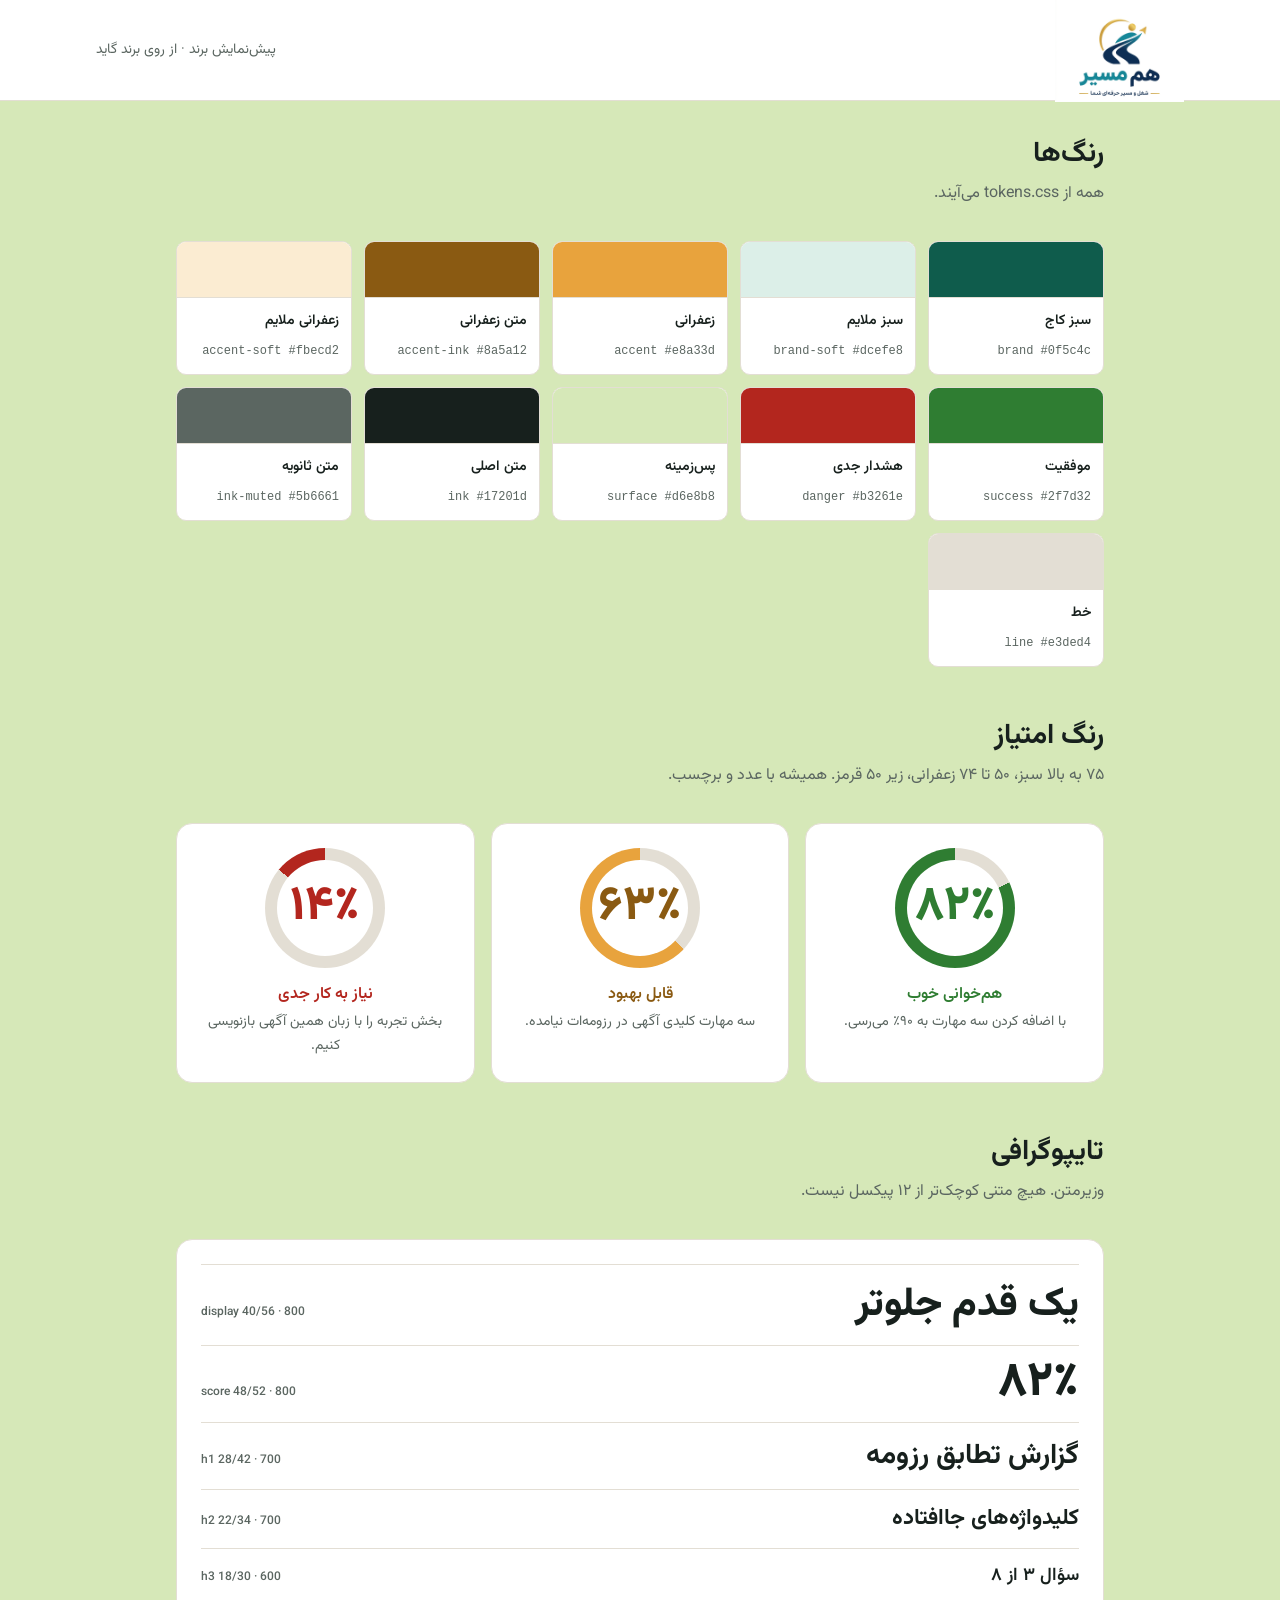
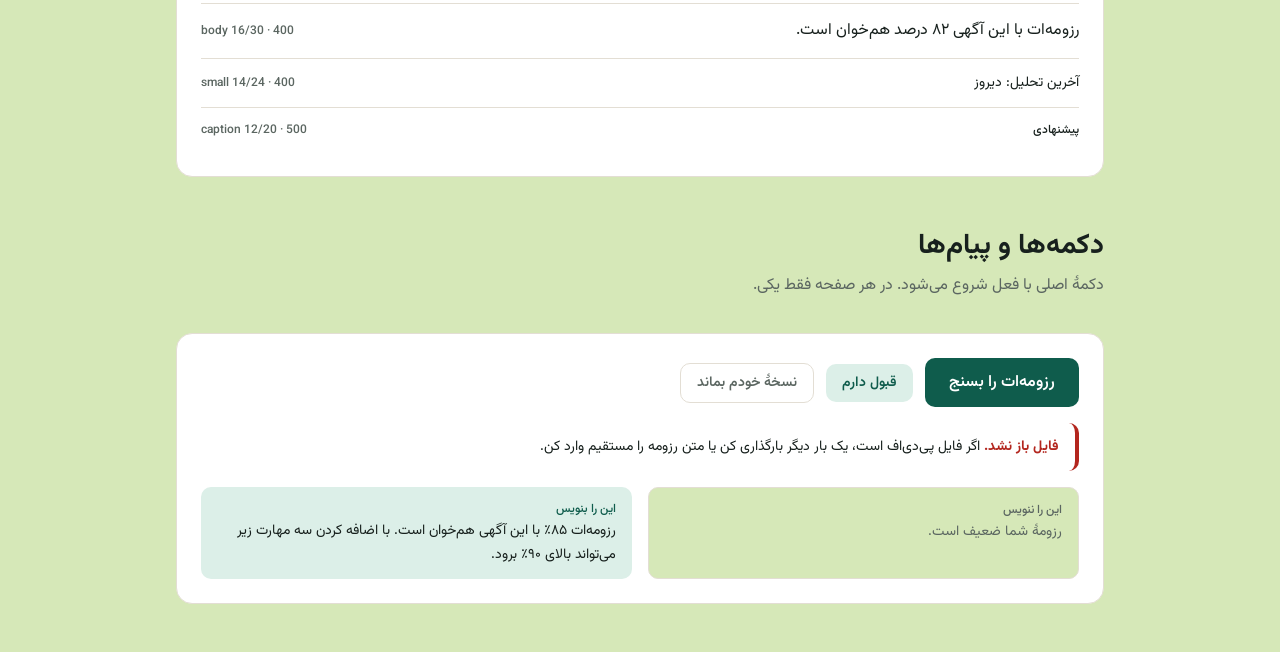
<file: 02-design/brand-preview.html>
<!doctype html>
<html lang="fa" dir="rtl">
<head>
<meta charset="utf-8">
<meta name="viewport" content="width=device-width, initial-scale=1">
<title>هم‌مسیر · پیش‌نمایش tokens</title>
<link href="https://fonts.googleapis.com/css2?family=Vazirmatn:wght@400;500;600;700;800&display=swap" rel="stylesheet">
<link rel="stylesheet" href="../contracts/tokens.css">
<link rel="stylesheet" href="base.css">
<style>
  main { max-width: 960px; }
  section + section { margin-top: var(--space-12); }
  .sw-grid { display: grid; grid-template-columns: repeat(auto-fill, minmax(150px, 1fr)); gap: var(--space-3); }
  .sw { background: var(--surface-raised); border: 1px solid var(--line); border-radius: var(--radius-md); overflow: hidden; }
  .sw i { display: block; height: 56px; border-bottom: 1px solid var(--line); }
  .sw div { padding: var(--space-2) var(--space-3); }
  .sw code { display: block; direction: ltr; text-align: right; color: var(--ink-muted); font-size: var(--caption-size); }
  .type-row { display: flex; justify-content: space-between; align-items: baseline; gap: var(--space-4); padding: var(--space-3) 0; border-top: 1px solid var(--line); }
  .type-row .caption { color: var(--ink-muted); direction: ltr; flex: none; }
  .scores { display: grid; grid-template-columns: repeat(3, 1fr); gap: var(--space-4); }
  .sc { text-align: center; }
  .sc .gauge { margin: 0 auto var(--space-3); }
  .btns { display: flex; gap: var(--space-3); flex-wrap: wrap; align-items: center; }
  .err { border-inline-start: 4px solid var(--danger); background: var(--surface-raised); border-radius: var(--radius-md); padding: var(--space-3) var(--space-4); }
  .err b { color: var(--danger); }
  .copy { display: grid; grid-template-columns: 1fr 1fr; gap: var(--space-4); }
  .no { background: var(--surface); border: 1px solid var(--line); border-radius: var(--radius-md); padding: var(--space-3) var(--space-4); color: var(--ink-muted); }
  .yes { background: var(--brand-soft); border-radius: var(--radius-md); padding: var(--space-3) var(--space-4); }
  @media (max-width: 800px) { .scores, .copy { grid-template-columns: 1fr; } }
</style>
</head>
<body>
<header class="top"><div class="top-in"><a class="wordmark" href="#"><img src="logo/logo-final.png" alt="هم‌مسیر"></a><span class="small muted">پیش‌نمایش برند · از روی برند گاید</span></div></header>
<main>
  <section>
    <h1>رنگ‌ها</h1>
    <p class="sub">همه از tokens.css می‌آیند.</p>
    <div class="sw-grid">
      <div class="sw"><i style="background:var(--brand)"></i><div><span class="strong small">سبز کاج</span><code>brand #0f5c4c</code></div></div>
      <div class="sw"><i style="background:var(--brand-soft)"></i><div><span class="strong small">سبز ملایم</span><code>brand-soft #dcefe8</code></div></div>
      <div class="sw"><i style="background:var(--accent)"></i><div><span class="strong small">زعفرانی</span><code>accent #e8a33d</code></div></div>
      <div class="sw"><i style="background:var(--accent-ink)"></i><div><span class="strong small">متن زعفرانی</span><code>accent-ink #8a5a12</code></div></div>
      <div class="sw"><i style="background:var(--accent-soft)"></i><div><span class="strong small">زعفرانی ملایم</span><code>accent-soft #fbecd2</code></div></div>
      <div class="sw"><i style="background:var(--success)"></i><div><span class="strong small">موفقیت</span><code>success #2f7d32</code></div></div>
      <div class="sw"><i style="background:var(--danger)"></i><div><span class="strong small">هشدار جدی</span><code>danger #b3261e</code></div></div>
      <div class="sw"><i style="background:var(--surface)"></i><div><span class="strong small">پس‌زمینه</span><code>surface #d6e8b8</code></div></div>
      <div class="sw"><i style="background:var(--ink)"></i><div><span class="strong small">متن اصلی</span><code>ink #17201d</code></div></div>
      <div class="sw"><i style="background:var(--ink-muted)"></i><div><span class="strong small">متن ثانویه</span><code>ink-muted #5b6661</code></div></div>
      <div class="sw"><i style="background:var(--line)"></i><div><span class="strong small">خط</span><code>line #e3ded4</code></div></div>
    </div>
  </section>

  <section>
    <h1>رنگ امتیاز</h1>
    <p class="sub">۷۵ به بالا سبز، ۵۰ تا ۷۴ زعفرانی، زیر ۵۰ قرمز. همیشه با عدد و برچسب.</p>
    <div class="scores">
      <div class="card sc"><div class="gauge" style="--p:82;--c:var(--success)"><div>۸۲٪</div></div><div class="strong label-ok">هم‌خوانی خوب</div><div class="small muted">با اضافه کردن سه مهارت به ۹۰٪ می‌رسی.</div></div>
      <div class="card sc"><div class="gauge" style="--p:63;--c:var(--accent)"><div style="color:var(--accent-ink)">۶۳٪</div></div><div class="strong label-mid">قابل بهبود</div><div class="small muted">سه مهارت کلیدی آگهی در رزومه‌ات نیامده.</div></div>
      <div class="card sc"><div class="gauge" style="--p:14;--c:var(--danger)"><div>۱۴٪</div></div><div class="strong label-bad">نیاز به کار جدی</div><div class="small muted">بخش تجربه را با زبان همین آگهی بازنویسی کنیم.</div></div>
    </div>
  </section>

  <section>
    <h1>تایپوگرافی</h1>
    <p class="sub">وزیرمتن. هیچ متنی کوچک‌تر از ۱۲ پیکسل نیست.</p>
    <div class="card">
      <div class="type-row"><span style="font-size:var(--display-size);line-height:var(--display-lh);font-weight:var(--display-w)">یک قدم جلوتر</span><span class="caption">display 40/56 · 800</span></div>
      <div class="type-row"><span style="font-size:var(--score-size);line-height:var(--score-lh);font-weight:var(--score-w)">۸۲٪</span><span class="caption">score 48/52 · 800</span></div>
      <div class="type-row"><span style="font-size:var(--h1-size);line-height:var(--h1-lh);font-weight:var(--h1-w)">گزارش تطابق رزومه</span><span class="caption">h1 28/42 · 700</span></div>
      <div class="type-row"><span style="font-size:var(--h2-size);line-height:var(--h2-lh);font-weight:var(--h2-w)">کلیدواژه‌های جاافتاده</span><span class="caption">h2 22/34 · 700</span></div>
      <div class="type-row"><span style="font-size:var(--h3-size);line-height:var(--h3-lh);font-weight:var(--h3-w)">سؤال ۳ از ۸</span><span class="caption">h3 18/30 · 600</span></div>
      <div class="type-row"><span>رزومه‌ات با این آگهی ۸۲ درصد هم‌خوان است.</span><span class="caption">body 16/30 · 400</span></div>
      <div class="type-row"><span class="small">آخرین تحلیل: دیروز</span><span class="caption">small 14/24 · 400</span></div>
      <div class="type-row"><span class="caption" style="color:var(--ink)">پیشنهادی</span><span class="caption">caption 12/20 · 500</span></div>
    </div>
  </section>

  <section>
    <h1>دکمه‌ها و پیام‌ها</h1>
    <p class="sub">دکمهٔ اصلی با فعل شروع می‌شود. در هر صفحه فقط یکی.</p>
    <div class="card stack">
      <div class="btns"><button class="btn btn-primary">رزومه‌ات را بسنج</button><button class="btn btn-quiet">قبول دارم</button><button class="btn btn-line">نسخهٔ خودم بماند</button></div>
      <div class="err small"><b>فایل باز نشد.</b> اگر فایل پی‌دی‌اف است، یک بار دیگر بارگذاری کن یا متن رزومه را مستقیم وارد کن.</div>
      <div class="copy small">
        <div class="no"><div class="caption">این را ننویس</div>رزومهٔ شما ضعیف است.</div>
        <div class="yes"><div class="caption" style="color:var(--brand)">این را بنویس</div>رزومه‌ات ۸۵٪ با این آگهی هم‌خوان است. با اضافه کردن سه مهارت زیر می‌تواند بالای ۹۰٪ برود.</div>
      </div>
    </div>
  </section>
</main>
</body>
</html>
</file>
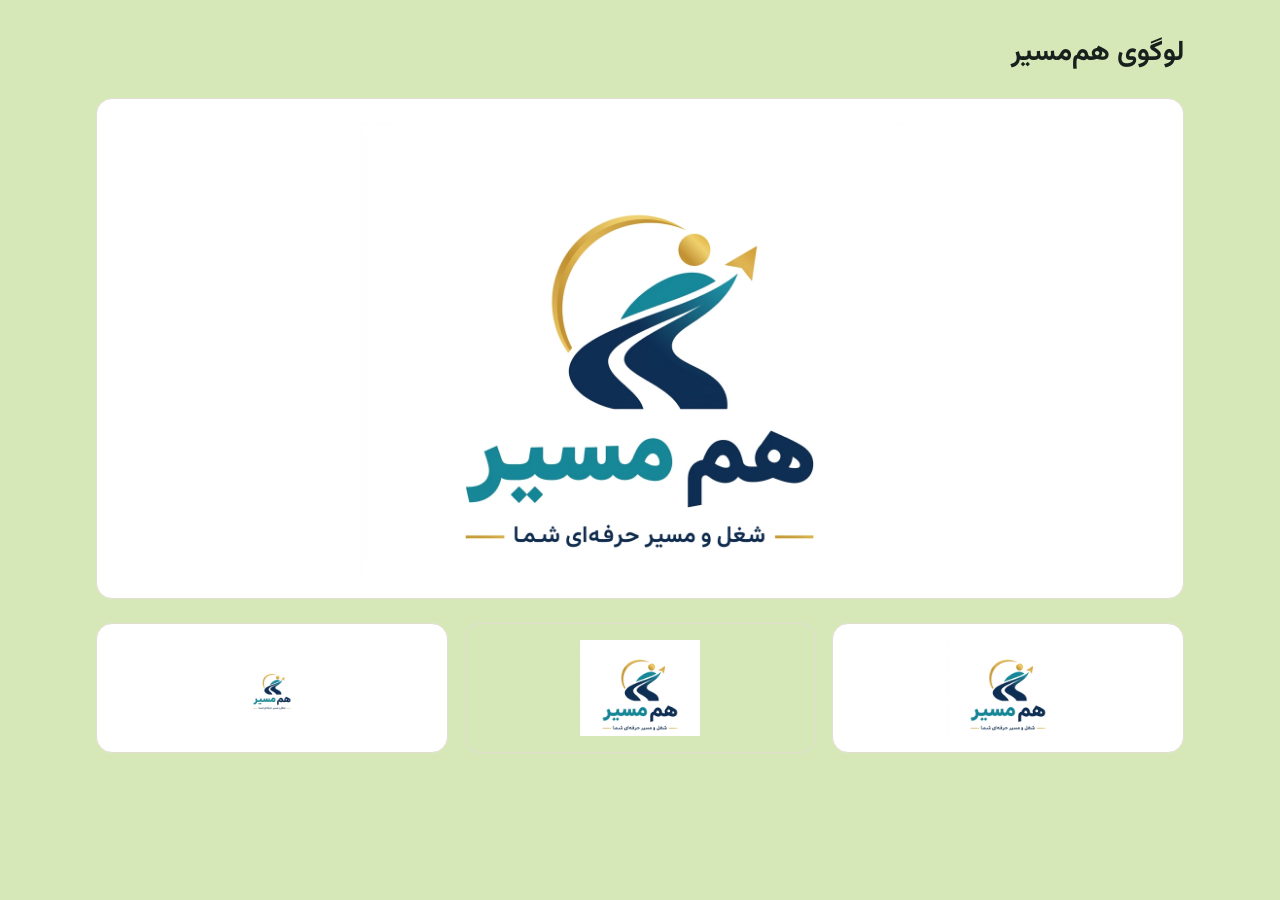
<file: 02-design/logo/logo-final.html>
<!doctype html>
<html lang="fa"><head><meta charset="utf-8"><meta name="viewport" content="width=device-width,initial-scale=1">
<title>لوگوی نهایی هم‌مسیر</title>
<link href="https://fonts.googleapis.com/css2?family=Vazirmatn:wght@400;600;800&display=swap" rel="stylesheet">
<link rel="stylesheet" href="../../contracts/tokens.css">
<link rel="stylesheet" href="../base.css">
<style>
 main { max-width: 1120px; margin: 0 auto; padding: var(--space-8) var(--space-4); display: grid; gap: var(--space-6); }
 .big { background: #fff; border: 1px solid var(--line); border-radius: var(--radius-lg); display: grid; place-items: center; padding: var(--space-6); }
 .big img { width: min(560px, 100%); height: auto; }
 .row { display: grid; grid-template-columns: repeat(auto-fit, minmax(240px, 1fr)); gap: var(--space-4); }
 .row div { background: var(--surface-raised); border: 1px solid var(--line); border-radius: var(--radius-lg); display: grid; place-items: center; padding: var(--space-4); }
 .row img { height: 96px; width: auto; }
</style></head><body>
<main>
 <h1>لوگوی هم‌مسیر</h1>
 <div class="big"><img src="logo-final.png" alt="لوگوی هم‌مسیر"></div>
 <div class="row">
  <div><img src="logo-final.png" alt=""></div>
  <div style="background:var(--surface)"><img src="logo-final.png" alt=""></div>
  <div><img src="logo-final.png" alt="" style="height:48px"></div>
 </div>
</main></body></html>
</file>
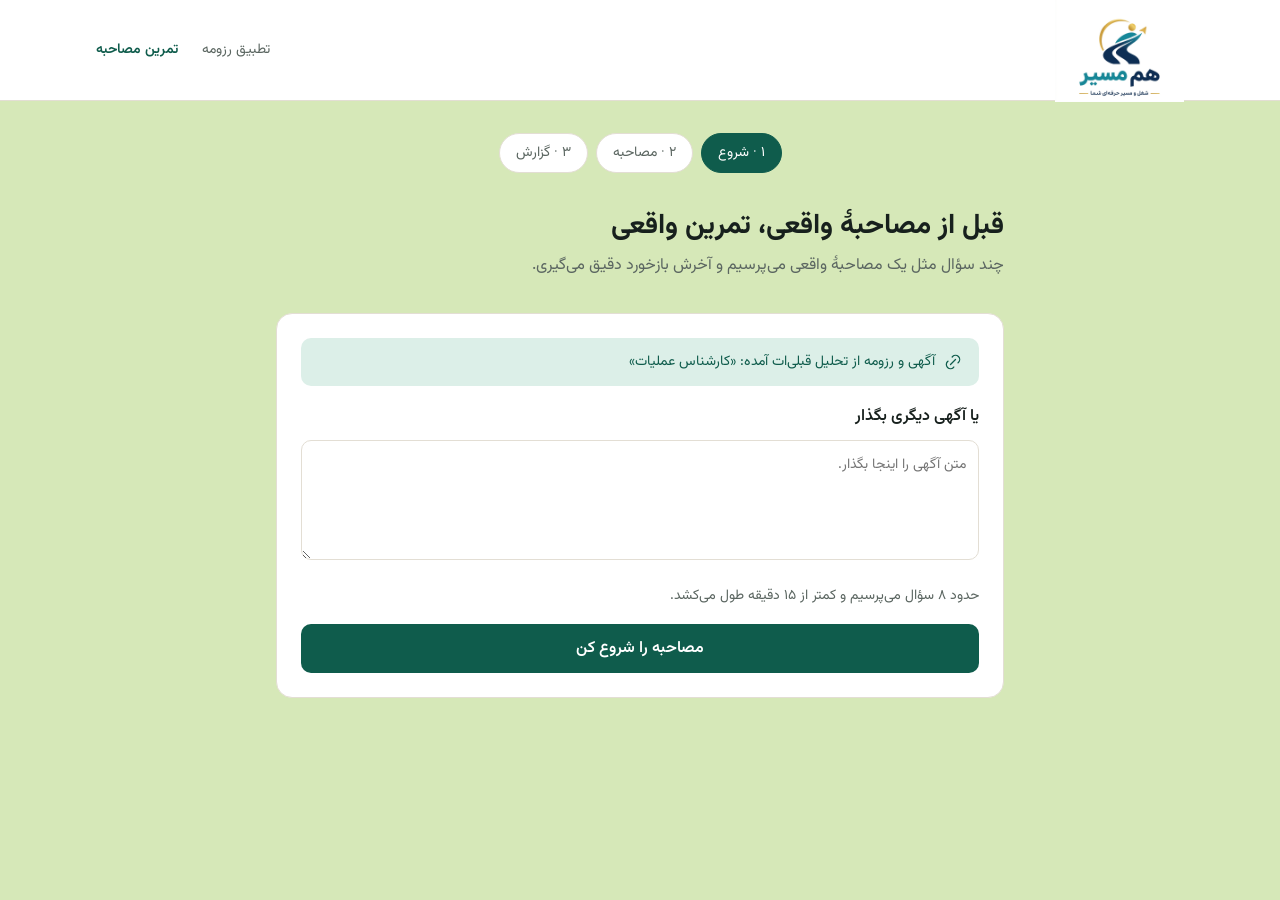
<file: 02-design/mockups/mockup-interview.html>
<!doctype html>
<html lang="fa" dir="rtl">
<head>
<meta charset="utf-8">
<meta name="viewport" content="width=device-width, initial-scale=1">
<title>هم‌مسیر · تمرین مصاحبه</title>
<link href="https://fonts.googleapis.com/css2?family=Vazirmatn:wght@400;500;600;700;800&display=swap" rel="stylesheet">
<link rel="stylesheet" href="../../contracts/tokens.css">
<link rel="stylesheet" href="../base.css">
<style>
  main { max-width: 760px; }
  .steps { display: flex; gap: var(--space-2); justify-content: center; margin-bottom: var(--space-8); flex-wrap: wrap; }
  .steps button { font-family: inherit; font-size: var(--small-size); border: 1px solid var(--line); background: var(--surface-raised); color: var(--ink-muted); padding: var(--space-2) var(--space-4); border-radius: var(--radius-pill); cursor: pointer; }
  .steps button.on { background: var(--brand); color: var(--on-brand); border-color: var(--brand); }
  .screen { display: none; } .screen.on { display: block; }
  label { display: block; font-weight: var(--body-strong-w); margin-bottom: var(--space-2); }
  textarea { width: 100%; min-height: 120px; border: 1px solid var(--line); border-radius: var(--radius-md); padding: var(--space-3); font-family: inherit; font-size: var(--small-size); line-height: var(--small-lh); color: var(--ink); background: var(--surface-raised); resize: vertical; }
  textarea:focus { outline: 2px solid var(--brand); border-color: transparent; }
  .from { display: flex; gap: var(--space-2); align-items: center; background: var(--brand-soft); color: var(--brand); border-radius: var(--radius-md); padding: var(--space-3) var(--space-4); margin-bottom: var(--space-4); }
  .meta { display: flex; justify-content: space-between; margin-bottom: var(--space-2); }
  .chat { display: flex; flex-direction: column; gap: var(--space-3); margin: var(--space-6) 0; }
  .msg { max-width: 84%; padding: var(--space-3) var(--space-4); border-radius: var(--radius-lg); }
  .msg.ai { background: var(--brand-soft); align-self: flex-start; border-start-start-radius: var(--space-1); }
  .msg.me { background: var(--brand); color: var(--on-brand); align-self: flex-end; border-start-end-radius: var(--space-1); }
  .msg .caption { display: block; margin-bottom: var(--space-1); }
  .msg.ai .caption { color: var(--brand); }
  .msg.me .caption { opacity: .85; }
  .reply { display: flex; gap: var(--space-3); align-items: flex-end; }
  .reply textarea { min-height: 72px; }
  .hint { color: var(--ink-muted); margin-top: var(--space-2); }
  .report-top { display: flex; align-items: center; gap: var(--space-6); }
  .next { background: var(--accent-soft); border-radius: var(--radius-md); padding: var(--space-3) var(--space-4); margin-top: var(--space-4); }
  .next b { color: var(--accent-ink); }
  .good { background: var(--brand-soft); border-radius: var(--radius-lg); padding: var(--space-6); }
  .good h2 { color: var(--success); }
  .fix { background: var(--accent-soft); border-radius: var(--radius-lg); padding: var(--space-6); }
  .fix h2 { color: var(--accent-ink); }
  ul { margin: 0; padding-inline-start: var(--space-6); }
  .qa-head { display: flex; justify-content: space-between; align-items: center; gap: var(--space-4); margin-bottom: var(--space-3); }
  .qa-head h3 { margin: 0; }
  .score-tag { text-align: center; flex: none; }
  .block { padding: var(--space-3) var(--space-4); border-radius: var(--radius-md); margin-top: var(--space-2); }
  .mine { background: var(--surface); border: 1px solid var(--line); }
  .better { background: var(--brand-soft); }
  .block .caption { display: block; margin-bottom: var(--space-1); }
  @media (max-width: 800px) { .msg { max-width: 94%; } .report-top { flex-direction: column; text-align: center; } }
</style>
</head>
<body>
<svg width="0" height="0" style="position:absolute"><defs>
  <symbol id="i-link" viewBox="0 0 24 24"><path d="M9 15l6 -6" /><path d="M11 6l.463 -.536a5 5 0 0 1 7.071 7.072l-.534 .464" /><path d="M13 18l-.397 .534a5.068 5.068 0 0 1 -7.127 0a4.972 4.972 0 0 1 0 -7.071l.524 -.463" /></symbol>
  <symbol id="i-back" viewBox="0 0 24 24"><path d="M5 12l14 0" /><path d="M5 12l6 6" /><path d="M5 12l6 -6" /></symbol>
</defs></svg>

<header class="top"><div class="top-in">
  <a class="wordmark" href="#"><img src="../logo/logo-final.png" alt="هم‌مسیر"></a>
  <nav><a href="#">تطبیق رزومه</a><a class="on" href="#">تمرین مصاحبه</a></nav>
</div></header>

<main>
  <div class="steps">
    <button class="on" onclick="go(0,this)">۱ · شروع</button>
    <button onclick="go(1,this)">۲ · مصاحبه</button>
    <button onclick="go(2,this)">۳ · گزارش</button>
  </div>

  <!-- ۱ شروع -->
  <div class="screen on" id="s0">
    <h1>قبل از مصاحبهٔ واقعی، تمرین واقعی</h1>
    <p class="sub">چند سؤال مثل یک مصاحبهٔ واقعی می‌پرسیم و آخرش بازخورد دقیق می‌گیری.</p>
    <div class="card">
      <div class="from small"><svg class="ic"><use href="#i-link"/></svg><span>آگهی و رزومه از تحلیل قبلی‌ات آمده: «کارشناس عملیات»</span></div>
      <label for="jd">یا آگهی دیگری بگذار</label>
      <textarea id="jd" placeholder="متن آگهی را اینجا بگذار."></textarea>
      <p class="small muted" style="margin:var(--space-3) 0 var(--space-4)">حدود ۸ سؤال می‌پرسیم و کمتر از ۱۵ دقیقه طول می‌کشد.</p>
      <button class="btn btn-primary btn-block" onclick="go(1,document.querySelectorAll('.steps button')[1])">مصاحبه را شروع کن</button>
    </div>
  </div>

  <!-- ۲ مصاحبه -->
  <div class="screen" id="s1">
    <div class="meta small muted"><span>سؤال ۳ از ۸</span><span>سؤال رفتاری</span></div>
    <div class="progress"><i style="width:37.5%"></i></div>
    <div class="chat">
      <div class="msg ai"><span class="caption">مصاحبه‌گر</span>یک بار را تعریف کن که پروژه‌ای از برنامه عقب افتاد. چه کار کردی؟</div>
      <div class="msg me"><span class="caption">تو</span>سعی کردم تیم را بیشتر تحت فشار بگذارم تا زودتر تمام شود.</div>
      <div class="msg ai"><span class="caption">سؤال پیگیری</span>علت اصلی تأخیر چه بود؟ و بعد از فشار بیشتر، چه اتفاقی افتاد؟</div>
    </div>
    <div class="card">
      <div class="reply">
        <textarea placeholder="جوابت را اینجا بنویس."></textarea>
        <button class="btn btn-primary">بفرست</button>
      </div>
      <div class="hint small">جواب خوب سه بخش دارد: موقعیت، کاری که کردی، نتیجه.</div>
    </div>
  </div>

  <!-- ۳ گزارش -->
  <div class="screen" id="s2">
    <div class="card">
      <div class="report-top">
        <div class="gauge" style="--p:68;--c:var(--accent)"><div style="color:var(--accent-ink)">۶۸</div></div>
        <div>
          <h1 class="label-mid" style="font-size:var(--h2-size);line-height:var(--h2-lh)">قابل بهبود</h1>
          <div class="small muted">پایه‌ات محکم است. جواب‌هایت منظم بود، فقط مثال‌ها کم بودند.</div>
        </div>
      </div>
      <div class="next"><b>قدم بعدی:</b> برای هر جواب یک مثال واقعی از کارهای خودت آماده کن، و نتیجه را بگو.</div>
    </div>

    <div class="stack" style="margin-top:var(--space-4)">
      <div class="good"><h2>نقطه‌های قوت</h2><ul class="small"><li>جواب‌هایت منظم و روشن بود.</li><li>تجربهٔ کاری‌ات را خوب به آگهی وصل کردی.</li></ul></div>
      <div class="fix"><h2>جاهایی که می‌توانی بهتر کنی</h2><ul class="small"><li>در سؤال‌های رفتاری مثال مشخص نزدی.</li><li>نتیجهٔ کارهایت را نگفتی.</li></ul></div>

      <div class="card">
        <div class="qa-head">
          <h3>سؤال ۳: پروژه‌ای که عقب افتاد</h3>
          <div class="score-tag"><div class="strong label-bad" style="font-size:var(--h2-size);line-height:var(--h2-lh)">۴۲</div><div class="caption label-bad">نیاز به کار جدی</div></div>
        </div>
        <div class="block mine"><span class="caption muted">جواب تو</span>سعی کردم تیم را بیشتر تحت فشار بگذارم تا زودتر تمام شود.</div>
        <p class="small" style="margin:var(--space-3) 0 0"><b class="label-ok">خوب بود:</b> رک گفتی که مسئولیت با تو بود.<br><b class="label-mid">بهتر می‌شد:</b> علت تأخیر و نتیجهٔ کارت را نگفتی.</p>
        <div class="block better"><span class="caption" style="color:var(--brand)">نسخهٔ پیشنهادی</span>اول علت تأخیر را پیدا کردم و کارها را دوباره اولویت‌بندی کردم. بعد با مدیر، زمان‌بندی تازه را هماهنگ کردم و پروژه را تحویل دادیم. <span class="muted">(مثال خودت را جایگزین کن.)</span></div>
      </div>

      <div class="card">
        <div class="qa-head">
          <h3>سؤال ۱: خودت را معرفی کن</h3>
          <div class="score-tag"><div class="strong label-ok" style="font-size:var(--h2-size);line-height:var(--h2-lh)">۸۰</div><div class="caption label-ok">هم‌خوانی خوب</div></div>
        </div>
        <div class="block mine"><span class="caption muted">جواب تو</span>سه سال در بخش عملیات کار کردم و هماهنگی تیم با من بود.</div>
        <p class="small" style="margin:var(--space-3) 0 0"><b class="label-ok">خوب بود:</b> کوتاه و مرتبط با آگهی بود.</p>
      </div>

      <button class="btn btn-primary btn-block">یک مصاحبهٔ دیگر را شروع کن</button>
    </div>
  </div>
</main>
<script>
function go(i){
  document.querySelectorAll('.screen').forEach((s,k)=>s.classList.toggle('on',k===i));
  document.querySelectorAll('.steps button').forEach((b,k)=>b.classList.toggle('on',k===i));
  window.scrollTo(0,0);
}
</script>
</body>
</html>
</file>
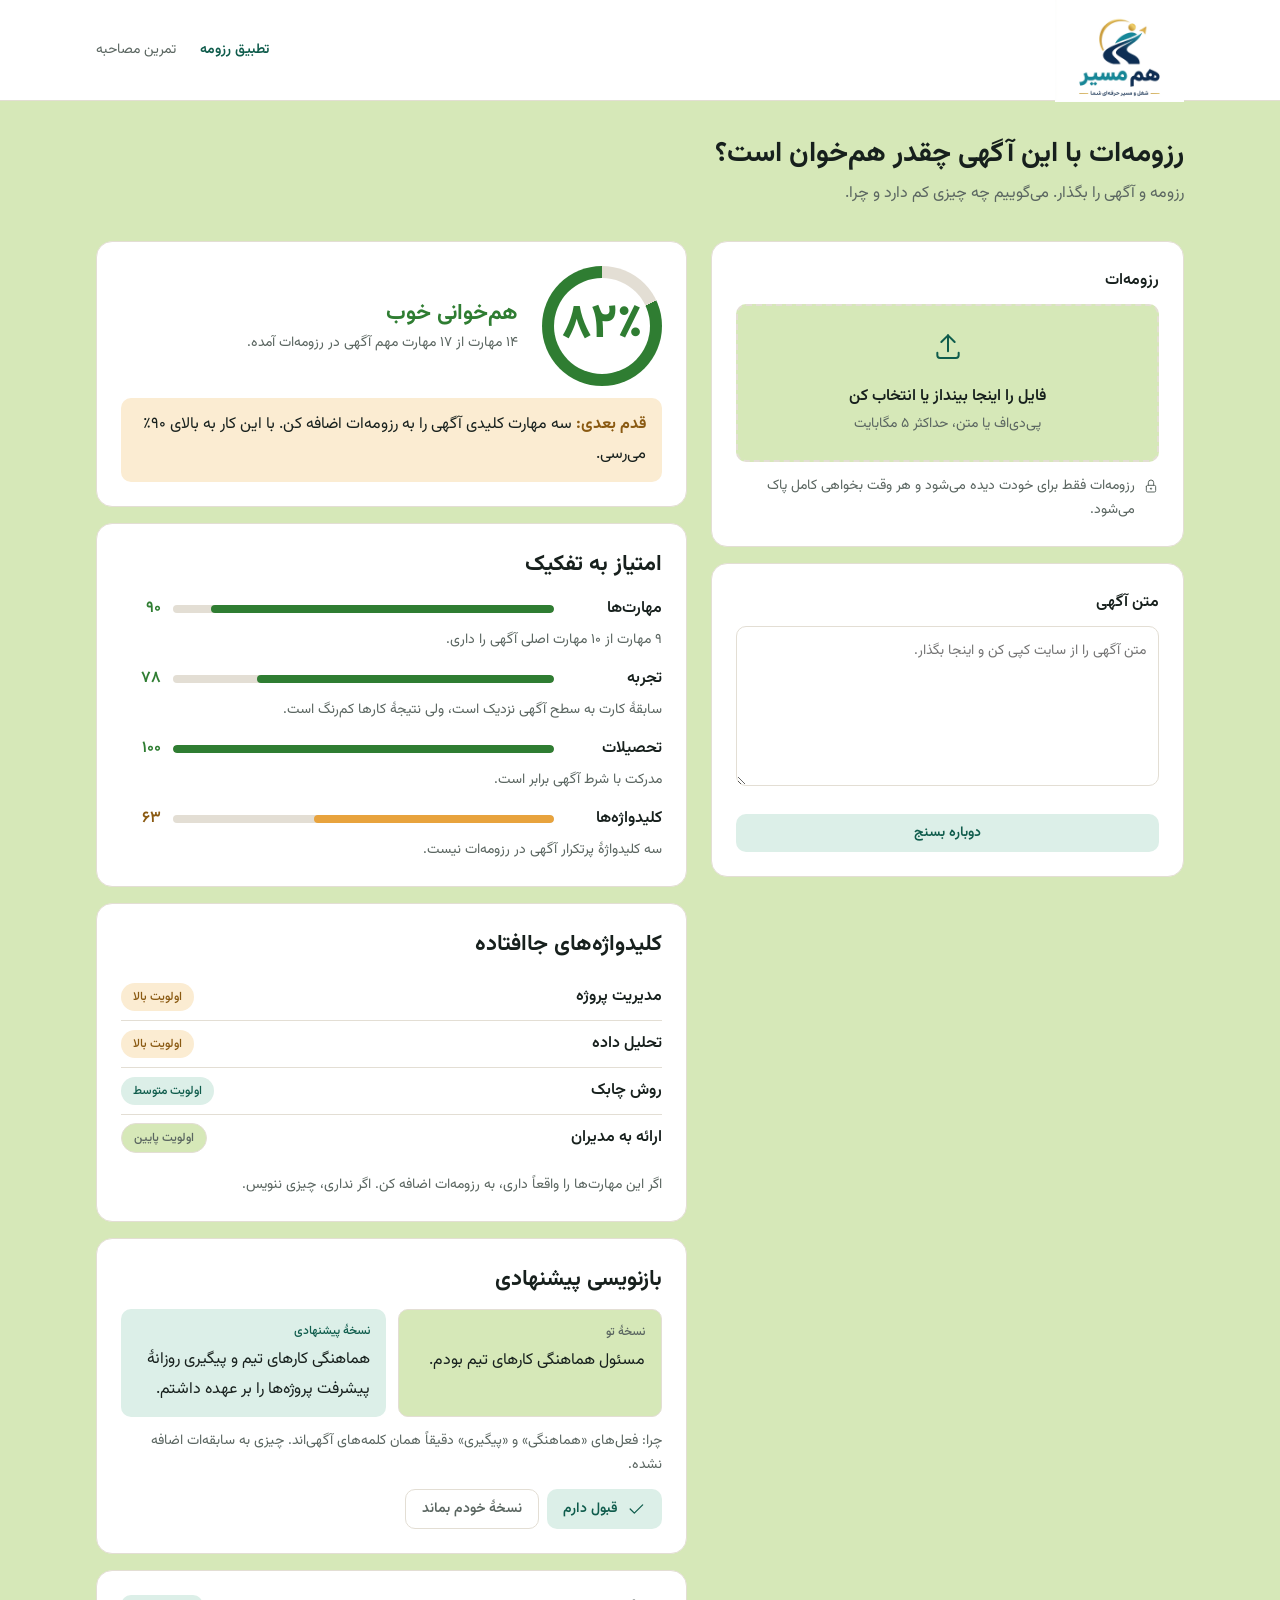
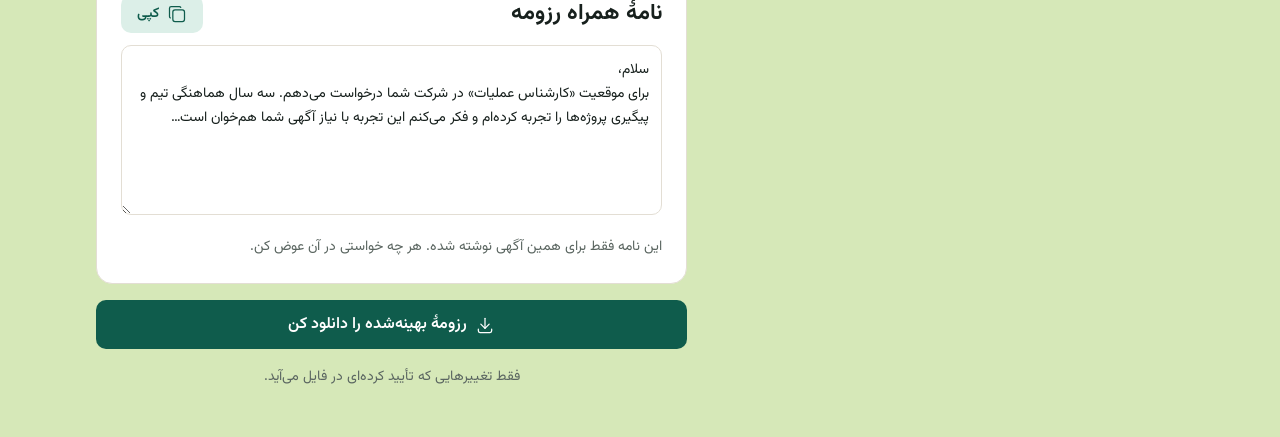
<file: 02-design/mockups/mockup-resume.html>
<!doctype html>
<html lang="fa" dir="rtl">
<head>
<meta charset="utf-8">
<meta name="viewport" content="width=device-width, initial-scale=1">
<title>هم‌مسیر · تطبیق رزومه</title>
<link href="https://fonts.googleapis.com/css2?family=Vazirmatn:wght@400;500;600;700;800&display=swap" rel="stylesheet">
<link rel="stylesheet" href="../../contracts/tokens.css">
<link rel="stylesheet" href="../base.css">
<style>
  .grid { display: grid; grid-template-columns: 1fr 1.25fr; gap: var(--space-6); align-items: start; }
  textarea { width: 100%; min-height: 160px; border: 1px solid var(--line); border-radius: var(--radius-md); padding: var(--space-3); font-family: inherit; font-size: var(--small-size); line-height: var(--small-lh); color: var(--ink); background: var(--surface-raised); resize: vertical; }
  textarea:focus { outline: 2px solid var(--brand); border-color: transparent; }
  label { display: block; font-weight: var(--body-strong-w); margin-bottom: var(--space-2); }
  .drop { border: 2px dashed var(--line); border-radius: var(--radius-md); padding: var(--space-6) var(--space-4); text-align: center; background: var(--surface); color: var(--ink-muted); }
  .drop .ic { width: 32px; height: 32px; color: var(--brand); margin-bottom: var(--space-2); }
  .privacy { display: flex; gap: var(--space-2); align-items: flex-start; margin-top: var(--space-3); color: var(--ink-muted); }
  .privacy .ic { width: 16px; height: 16px; margin-top: 4px; }
  .hero { display: flex; align-items: center; gap: var(--space-6); }
  .next { background: var(--accent-soft); border-radius: var(--radius-md); padding: var(--space-3) var(--space-4); margin-top: var(--space-3); color: var(--ink); }
  .next b { color: var(--accent-ink); }
  .row { display: grid; grid-template-columns: 96px 1fr 40px; gap: var(--space-3); align-items: center; }
  .row + .row { margin-top: var(--space-3); }
  .why { grid-column: 1 / -1; color: var(--ink-muted); margin-top: calc(var(--space-2) * -1); }
  .kw { display: flex; justify-content: space-between; align-items: center; gap: var(--space-3); padding: var(--space-2) 0; border-top: 1px solid var(--line); }
  .kw:first-of-type { border-top: 0; }
  .cmp { display: grid; grid-template-columns: 1fr 1fr; gap: var(--space-3); }
  .cmp > div { padding: var(--space-3) var(--space-4); border-radius: var(--radius-md); }
  .orig { background: var(--surface); border: 1px solid var(--line); }
  .sugg { background: var(--brand-soft); }
  .cmp .caption { display: block; margin-bottom: var(--space-1); }
  .acts { display: flex; gap: var(--space-2); margin-top: var(--space-3); }
  .letter textarea { min-height: 170px; }
  .head { display: flex; justify-content: space-between; align-items: center; gap: var(--space-3); margin-bottom: var(--space-3); }
  .head h2, .head h3 { margin: 0; }
  @media (max-width: 800px) { .grid { grid-template-columns: 1fr; } .cmp { grid-template-columns: 1fr; } .hero { flex-direction: column; text-align: center; } }
</style>
</head>
<body>
<svg width="0" height="0" style="position:absolute"><defs>
  <symbol id="i-up" viewBox="0 0 24 24"><path d="M4 17v2a2 2 0 0 0 2 2h12a2 2 0 0 0 2 -2v-2" /><path d="M7 9l5 -5l5 5" /><path d="M12 4l0 12" /></symbol>
  <symbol id="i-lock" viewBox="0 0 24 24"><path d="M5 13a2 2 0 0 1 2 -2h10a2 2 0 0 1 2 2v6a2 2 0 0 1 -2 2h-10a2 2 0 0 1 -2 -2v-6z" /><path d="M11 16a1 1 0 1 0 2 0a1 1 0 0 0 -2 0" /><path d="M8 11v-4a4 4 0 1 1 8 0v4" /></symbol>
  <symbol id="i-copy" viewBox="0 0 24 24"><path d="M7 7m0 2.667a2.667 2.667 0 0 1 2.667 -2.667h8.666a2.667 2.667 0 0 1 2.667 2.667v8.666a2.667 2.667 0 0 1 -2.667 2.667h-8.666a2.667 2.667 0 0 1 -2.667 -2.667z" /><path d="M4.012 16.737a2.005 2.005 0 0 1 -1.012 -1.737v-10c0 -1.1 .9 -2 2 -2h10c.75 0 1.158 .385 1.5 1" /></symbol>
  <symbol id="i-check" viewBox="0 0 24 24"><path d="M5 12l5 5l10 -10" /></symbol>
  <symbol id="i-back" viewBox="0 0 24 24"><path d="M5 12l14 0" /><path d="M5 12l6 6" /><path d="M5 12l6 -6" /></symbol>
  <symbol id="i-down" viewBox="0 0 24 24"><path d="M4 17v2a2 2 0 0 0 2 2h12a2 2 0 0 0 2 -2v-2" /><path d="M7 11l5 5l5 -5" /><path d="M12 4l0 12" /></symbol>
</defs></svg>

<header class="top"><div class="top-in">
  <a class="wordmark" href="#"><img src="../logo/logo-final.png" alt="هم‌مسیر"></a>
  <nav><a class="on" href="#">تطبیق رزومه</a><a href="#">تمرین مصاحبه</a></nav>
</div></header>

<main>
  <h1>رزومه‌ات با این آگهی چقدر هم‌خوان است؟</h1>
  <p class="sub">رزومه و آگهی را بگذار. می‌گوییم چه چیزی کم دارد و چرا.</p>

  <div class="grid">
    <!-- ورودی: ستون راست -->
    <section class="stack">
      <div class="card">
        <label>رزومه‌ات</label>
        <div class="drop">
          <svg class="ic"><use href="#i-up"/></svg>
          <div class="strong" style="color:var(--ink)">فایل را اینجا بینداز یا انتخاب کن</div>
          <div class="small">پی‌دی‌اف یا متن، حداکثر ۵ مگابایت</div>
        </div>
        <div class="privacy small"><svg class="ic"><use href="#i-lock"/></svg><span>رزومه‌ات فقط برای خودت دیده می‌شود و هر وقت بخواهی کامل پاک می‌شود.</span></div>
      </div>
      <div class="card">
        <label for="jd">متن آگهی</label>
        <textarea id="jd" placeholder="متن آگهی را از سایت کپی کن و اینجا بگذار."></textarea>
        <button class="btn btn-quiet btn-block" style="margin-top:var(--space-4)">دوباره بسنج</button>
      </div>
    </section>

    <!-- نتیجه: ستون چپ -->
    <section class="stack">
      <div class="card">
        <div class="hero">
          <div class="gauge" style="--p:82;--c:var(--success)"><div>۸۲٪</div></div>
          <div>
            <h2 class="label-ok" style="margin-bottom:0">هم‌خوانی خوب</h2>
            <div class="small muted">۱۴ مهارت از ۱۷ مهارت مهم آگهی در رزومه‌ات آمده.</div>
          </div>
        </div>
        <div class="next"><b>قدم بعدی:</b> سه مهارت کلیدی آگهی را به رزومه‌ات اضافه کن. با این کار به بالای ۹۰٪ می‌رسی.</div>
      </div>

      <div class="card">
        <h2>امتیاز به تفکیک</h2>
        <div class="row"><span class="strong">مهارت‌ها</span><div class="progress"><i style="width:90%;background:var(--success)"></i></div><span class="strong label-ok">۹۰</span>
          <div class="why small">۹ مهارت از ۱۰ مهارت اصلی آگهی را داری.</div></div>
        <div class="row"><span class="strong">تجربه</span><div class="progress"><i style="width:78%;background:var(--success)"></i></div><span class="strong label-ok">۷۸</span>
          <div class="why small">سابقهٔ کارت به سطح آگهی نزدیک است، ولی نتیجهٔ کارها کم‌رنگ است.</div></div>
        <div class="row"><span class="strong">تحصیلات</span><div class="progress"><i style="width:100%;background:var(--success)"></i></div><span class="strong label-ok">۱۰۰</span>
          <div class="why small">مدرکت با شرط آگهی برابر است.</div></div>
        <div class="row"><span class="strong">کلیدواژه‌ها</span><div class="progress"><i style="width:63%;background:var(--accent)"></i></div><span class="strong label-mid">۶۳</span>
          <div class="why small">سه کلیدواژهٔ پرتکرار آگهی در رزومه‌ات نیست.</div></div>
      </div>

      <div class="card">
        <h2>کلیدواژه‌های جاافتاده</h2>
        <div class="kw"><span class="strong">مدیریت پروژه</span><span class="chip high">اولویت بالا</span></div>
        <div class="kw"><span class="strong">تحلیل داده</span><span class="chip high">اولویت بالا</span></div>
        <div class="kw"><span class="strong">روش چابک</span><span class="chip mid">اولویت متوسط</span></div>
        <div class="kw"><span class="strong">ارائه به مدیران</span><span class="chip low">اولویت پایین</span></div>
        <p class="small muted" style="margin:var(--space-3) 0 0">اگر این مهارت‌ها را واقعاً داری، به رزومه‌ات اضافه کن. اگر نداری، چیزی ننویس.</p>
      </div>

      <div class="card">
        <h2>بازنویسی پیشنهادی</h2>
        <div class="cmp">
          <div class="orig"><span class="caption muted">نسخهٔ تو</span>مسئول هماهنگی کارهای تیم بودم.</div>
          <div class="sugg"><span class="caption" style="color:var(--brand)">نسخهٔ پیشنهادی</span>هماهنگی کارهای تیم و پیگیری روزانهٔ پیشرفت پروژه‌ها را بر عهده داشتم.</div>
        </div>
        <p class="small muted" style="margin:var(--space-3) 0 0">چرا: فعل‌های «هماهنگی» و «پیگیری» دقیقاً همان کلمه‌های آگهی‌اند. چیزی به سابقه‌ات اضافه نشده.</p>
        <div class="acts"><button class="btn btn-quiet"><svg class="ic"><use href="#i-check"/></svg>قبول دارم</button><button class="btn btn-line">نسخهٔ خودم بماند</button></div>
      </div>

      <div class="card letter">
        <div class="head"><h2>نامهٔ همراه رزومه</h2><button class="btn btn-quiet"><svg class="ic"><use href="#i-copy"/></svg>کپی</button></div>
        <textarea>سلام،
برای موقعیت «کارشناس عملیات» در شرکت شما درخواست می‌دهم. سه سال هماهنگی تیم و پیگیری پروژه‌ها را تجربه کرده‌ام و فکر می‌کنم این تجربه با نیاز آگهی شما هم‌خوان است…</textarea>
        <p class="small muted" style="margin:var(--space-2) 0 0">این نامه فقط برای همین آگهی نوشته شده. هر چه خواستی در آن عوض کن.</p>
      </div>

      <button class="btn btn-primary btn-block"><svg class="ic"><use href="#i-down"/></svg>رزومهٔ بهینه‌شده را دانلود کن</button>
      <div class="small muted" style="text-align:center">فقط تغییرهایی که تأیید کرده‌ای در فایل می‌آید.</div>
    </section>
  </div>
</main>
</body>
</html>
</file>
<file: contracts/tokens.css>
/* هم‌مسیر — tokens.css
   منبع: برند گاید هم‌مسیر (پیش‌نویس سوم). هیچ مقدار رنگ یا اندازه‌ای بیرون از این فایل نوشته نشود. */
:root {
  /* رنگ‌ها */
  --brand: #0f5c4c;           /* سبز کاج: دکمهٔ اصلی، لینک، حالت فعال */
  --on-brand: #ffffff;        /* متن روی رنگ اصلی */
  --brand-soft: #dcefe8;      /* زمینهٔ ملایم برند */
  --accent: #e8a33d;          /* زعفرانی: حلقهٔ امتیاز، نوار پیشرفت */
  --accent-ink: #8a5a12;      /* متن زعفرانی (خود accent هیچ‌وقت متن نمی‌شود) */
  --accent-soft: #fbecd2;     /* زمینهٔ نکته و پیشنهاد بهبود */
  --success: #2f7d32;         /* امتیاز بالا، نقطهٔ قوت */
  --danger: #b3261e;          /* امتیاز پایین، خطا */
  --surface: #d6e8b8;         /* پس‌زمینهٔ صفحه */
  --surface-raised: #ffffff;  /* کارت */
  --ink: #17201d;             /* متن اصلی */
  --ink-muted: #5b6661;       /* متن ثانویه */
  --line: #e3ded4;            /* جداکننده و حاشیه */

  /* تایپوگرافی */
  --font: "Vazirmatn", Tahoma, sans-serif;
  --display-size: 40px;  --display-lh: 56px;  --display-w: 800;
  --score-size: 48px;    --score-lh: 52px;    --score-w: 800;
  --h1-size: 28px;       --h1-lh: 42px;       --h1-w: 700;
  --h2-size: 22px;       --h2-lh: 34px;       --h2-w: 700;
  --h3-size: 18px;       --h3-lh: 30px;       --h3-w: 600;
  --body-size: 16px;     --body-lh: 30px;     --body-w: 400;
  --body-strong-w: 600;
  --small-size: 14px;    --small-lh: 24px;    --small-w: 400;
  --caption-size: 12px;  --caption-lh: 20px;  --caption-w: 500;

  /* فاصله (مضرب ۴) */
  --space-1: 4px;  --space-2: 8px;  --space-3: 12px;  --space-4: 16px;
  --space-6: 24px; --space-8: 32px; --space-12: 48px;

  /* گوشه‌ها */
  --radius-md: 10px;    /* دکمه */
  --radius-lg: 16px;    /* کارت */
  --radius-pill: 999px; /* چیپ و نوار پیشرفت */
}

html { direction: rtl; }
body {
  margin: 0;
  font-family: var(--font);
  font-size: var(--body-size);
  line-height: var(--body-lh);
  font-weight: var(--body-w);
  color: var(--ink);
  background: var(--surface);
}
* { box-sizing: border-box; }
em, i { font-style: normal; } /* فارسی ایتالیک نمی‌شود */
</file>
<file: 02-design/base.css>
/* اجزای مشترک موکاپ‌ها — فقط از tokens.css مقدار می‌گیرد */
a { color: var(--brand); }
.top { background: var(--surface-raised); border-bottom: 1px solid var(--line); }
.top-in { max-width: 1120px; margin: 0 auto; padding: var(--space-3) var(--space-4); display: flex; align-items: center; justify-content: space-between; gap: var(--space-4); }
.wordmark { font-weight: 800; font-size: var(--h2-size); color: var(--brand); text-decoration: none; }
.wordmark img { height: 104px; width: auto; display: block; margin-block: -14px; }
.top nav { display: flex; gap: var(--space-6); }
.top nav a { font-size: var(--small-size); color: var(--ink-muted); text-decoration: none; }
.top nav a.on { color: var(--brand); font-weight: var(--body-strong-w); }
main { max-width: 1120px; margin: 0 auto; padding: var(--space-8) var(--space-4) var(--space-12); }
h1 { font-size: var(--h1-size); line-height: var(--h1-lh); font-weight: var(--h1-w); margin: 0; }
h2 { font-size: var(--h2-size); line-height: var(--h2-lh); font-weight: var(--h2-w); margin: 0 0 var(--space-3); }
h3 { font-size: var(--h3-size); line-height: var(--h3-lh); font-weight: var(--h3-w); margin: 0 0 var(--space-2); }
.sub { color: var(--ink-muted); margin: var(--space-1) 0 var(--space-8); }
.small { font-size: var(--small-size); line-height: var(--small-lh); }
.muted { color: var(--ink-muted); }
.caption { font-size: var(--caption-size); line-height: var(--caption-lh); font-weight: var(--caption-w); }
.strong { font-weight: var(--body-strong-w); }
.card { background: var(--surface-raised); border: 1px solid var(--line); border-radius: var(--radius-lg); padding: var(--space-6); }
.stack > * + * { margin-top: var(--space-4); }
.ic { width: 20px; height: 20px; fill: none; stroke: currentColor; stroke-width: 1.5; stroke-linecap: round; stroke-linejoin: round; flex: none; }
.btn { font-family: inherit; font-size: var(--body-size); font-weight: var(--body-strong-w); border: 0; border-radius: var(--radius-md); padding: var(--space-3) var(--space-6); cursor: pointer; display: inline-flex; align-items: center; justify-content: center; gap: var(--space-2); }
.btn-primary { background: var(--brand); color: var(--on-brand); }
.btn-primary:hover { filter: brightness(1.1); }
.btn-block { width: 100%; }
.btn-quiet { background: var(--brand-soft); color: var(--brand); padding: var(--space-2) var(--space-4); font-size: var(--small-size); }
.btn-line { background: transparent; color: var(--ink-muted); border: 1px solid var(--line); padding: var(--space-2) var(--space-4); font-size: var(--small-size); }
.chip { display: inline-block; font-size: var(--caption-size); line-height: var(--caption-lh); font-weight: var(--caption-w); padding: var(--space-1) var(--space-3); border-radius: var(--radius-pill); }
.chip.high { background: var(--accent-soft); color: var(--accent-ink); }
.chip.mid { background: var(--brand-soft); color: var(--brand); }
.chip.low { background: var(--surface); color: var(--ink-muted); border: 1px solid var(--line); }
.chip.ok { background: var(--brand-soft); color: var(--success); }
.progress { height: 8px; background: var(--line); border-radius: var(--radius-pill); overflow: hidden; }
.progress i { display: block; height: 100%; background: var(--accent); border-radius: var(--radius-pill); } /* از راست پر می‌شود */
.gauge { --p: 82; --c: var(--success); width: 120px; height: 120px; border-radius: 50%; flex: none; display: grid; place-items: center;
  background: conic-gradient(from 0deg, var(--c) calc(var(--p) * 1%), var(--line) 0); transform: scaleX(-1); }
.gauge > div { transform: scaleX(-1); width: 96px; height: 96px; border-radius: 50%; background: var(--surface-raised); display: grid; place-items: center;
  font-size: var(--score-size); line-height: var(--score-lh); font-weight: var(--score-w); color: var(--c); }
.gauge.sm { width: 64px; height: 64px; } .gauge.sm > div { width: 50px; height: 50px; font-size: var(--h3-size); line-height: 1; }
.label-ok { color: var(--success); } .label-mid { color: var(--accent-ink); } .label-bad { color: var(--danger); }
@media (max-width: 800px) { .top nav { display: none; } h1 { font-size: 24px; line-height: 36px; } }
</file>
